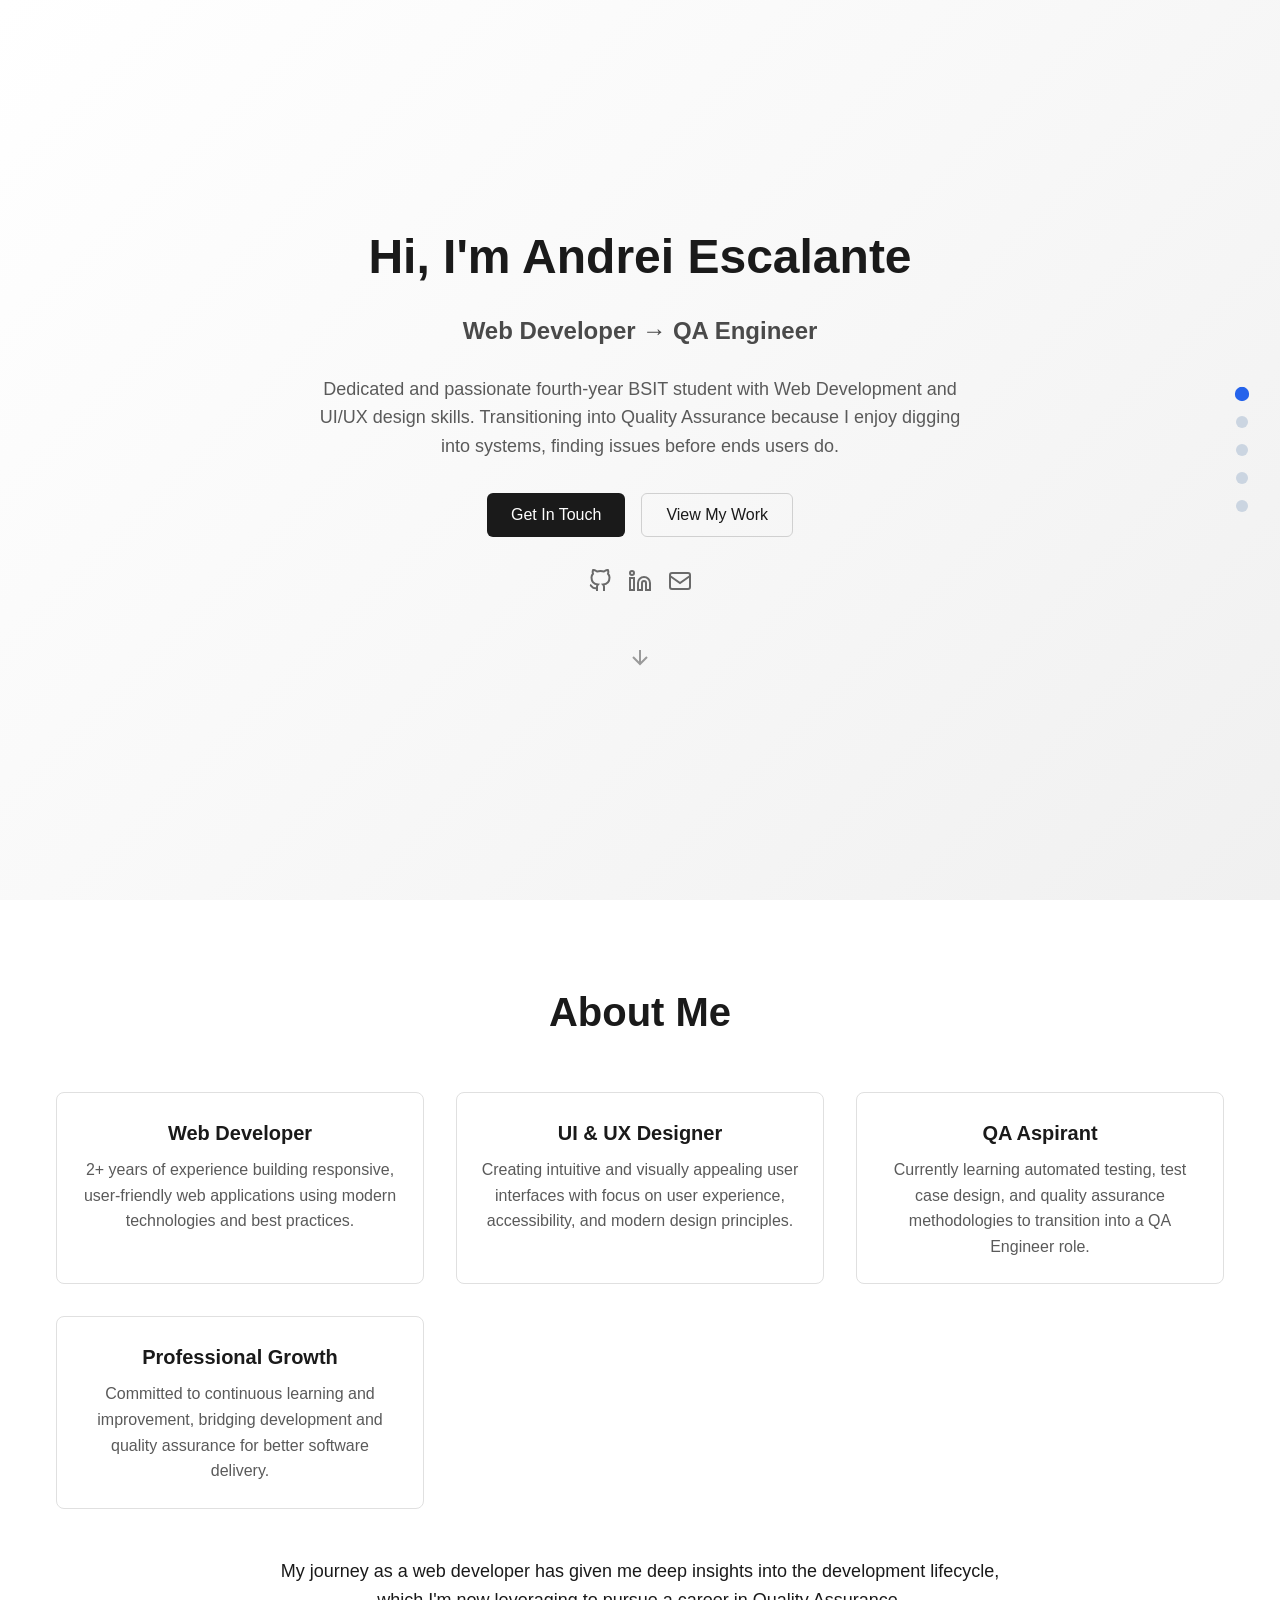
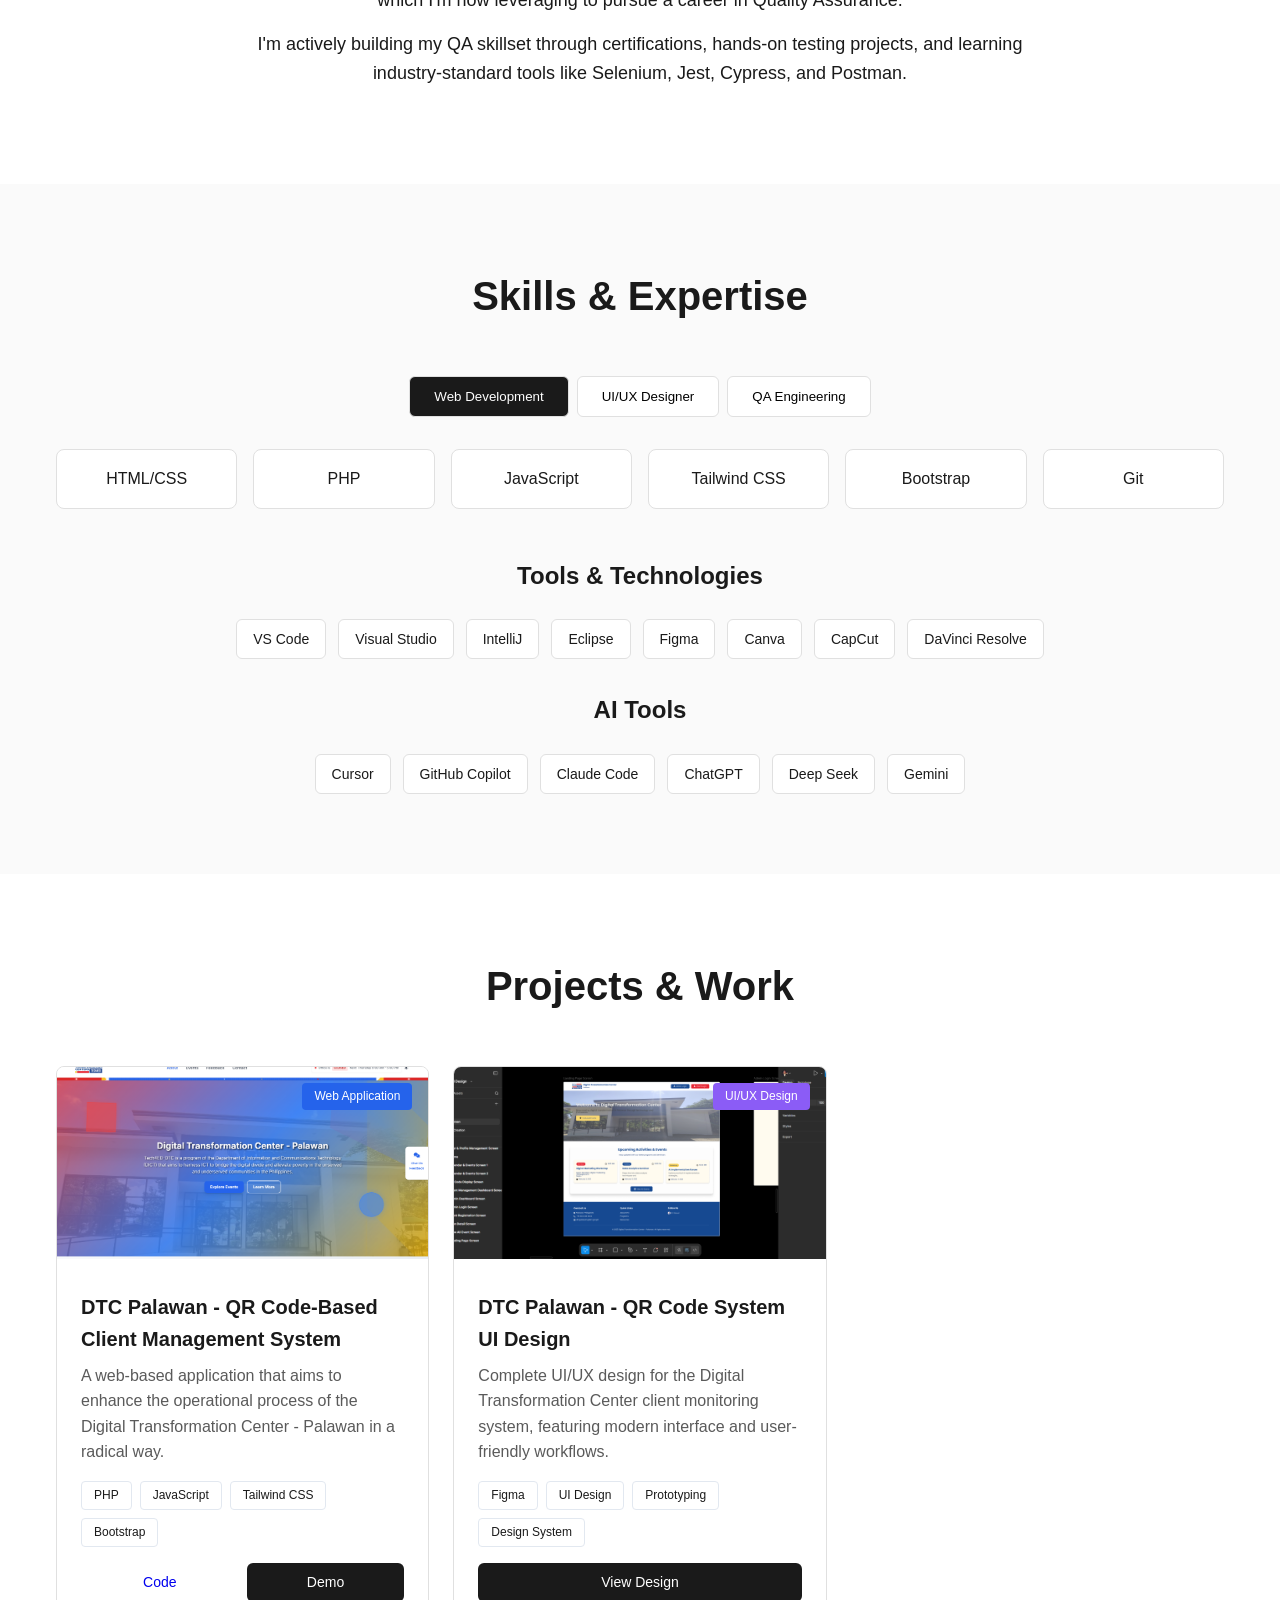
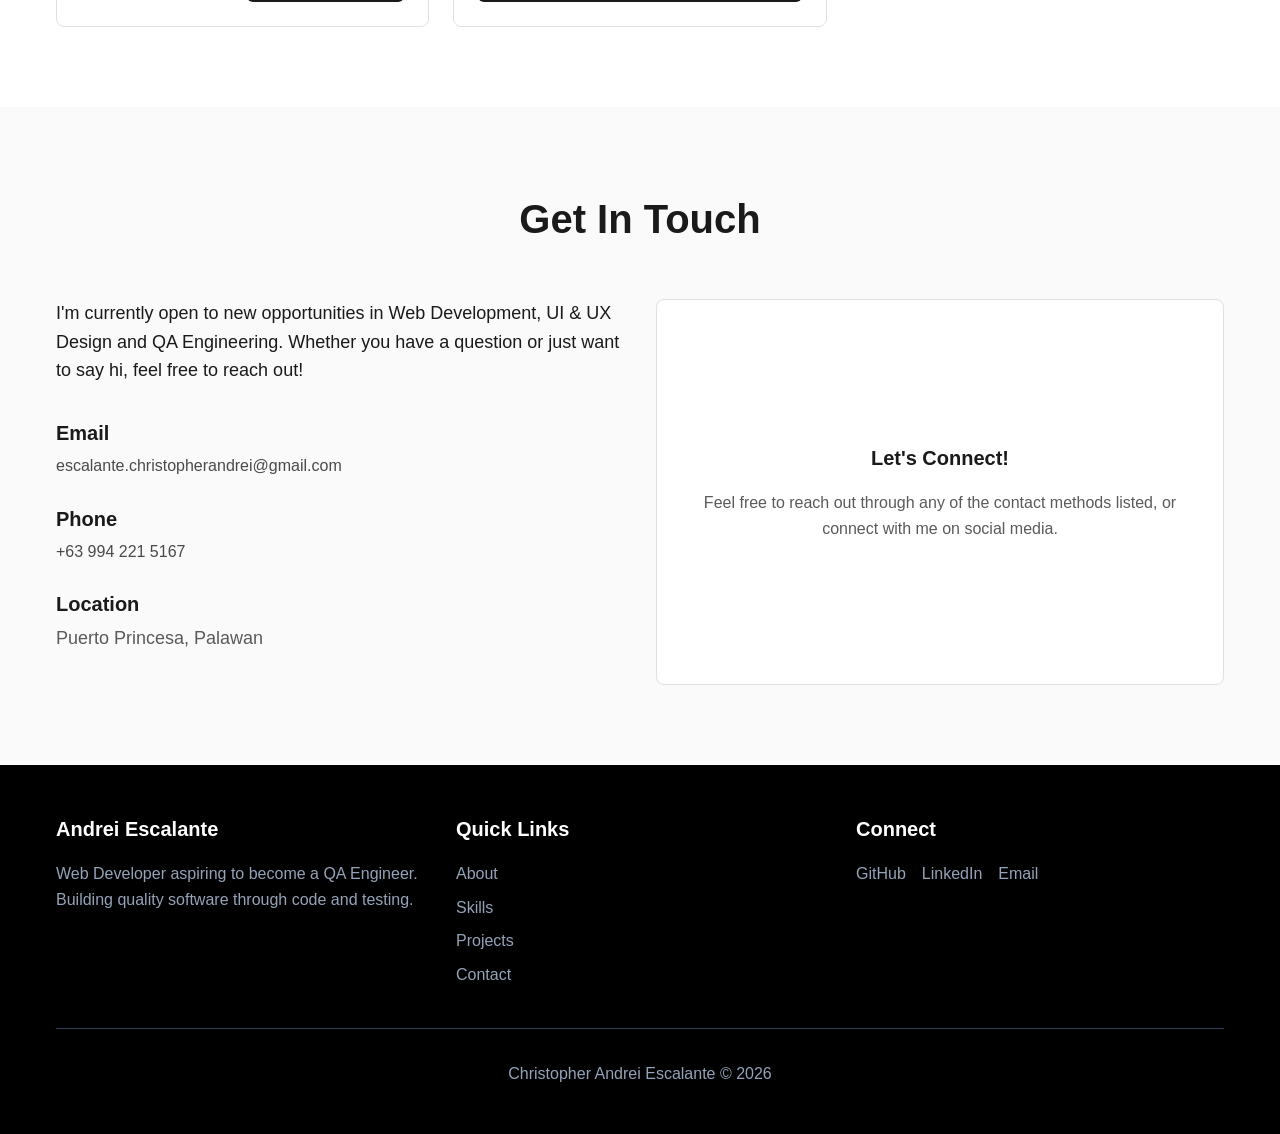
<file: index.html>
<!DOCTYPE html>
<html lang="en">
<head>
    <meta charset="UTF-8">
    <meta name="viewport" content="width=device-width, initial-scale=1.0">
    <title>Andrei Escalante - Web Portfiolio</title>
    <link rel="stylesheet" href="styles.css">
</head>
<body>
    <nav class="side-nav">
        <a href="#hero" class="nav-dot active" aria-label="Home">
            <span class="nav-label">Home</span>
        </a>
        <a href="#about" class="nav-dot" aria-label="About">
            <span class="nav-label">About</span>
        </a>
        <a href="#skills" class="nav-dot" aria-label="Skills">
            <span class="nav-label">Skills</span>
        </a>
        <a href="#projects" class="nav-dot" aria-label="Projects">
            <span class="nav-label">Projects</span>
        </a>
        <a href="#contact" class="nav-dot" aria-label="Contact">
            <span class="nav-label">Contact</span>
        </a>
    </nav>
    <section id="hero">
        <div class="container">
            <h1>Hi, I'm <span class="highlight">Andrei Escalante</span></h1>
            <h2>Web Developer → QA Engineer</h2>
            <p>Dedicated and passionate fourth-year BSIT student with Web Development and UI/UX design skills. Transitioning into Quality Assurance because I enjoy digging into systems, finding issues before ends users do. </p>
            <div class="hero-buttons">
                <button class="btn btn-primary" onclick="scrollToSection('contact')">Get In Touch</button>
                <button class="btn btn-outline" onclick="scrollToSection('projects')">View My Work</button>
            </div>
            <div class="social-icons">
                <a href="https://github.com/Dreinosaurus" target="_blank" aria-label="GitHub">
                    <svg width="24" height="24" viewBox="0 0 24 24" fill="none" stroke="currentColor" stroke-width="2">
                        <path d="M9 19c-5 1.5-5-2.5-7-3m14 6v-3.87a3.37 3.37 0 0 0-.94-2.61c3.14-.35 6.44-1.54 6.44-7A5.44 5.44 0 0 0 20 4.77 5.07 5.07 0 0 0 19.91 1S18.73.65 16 2.48a13.38 13.38 0 0 0-7 0C6.27.65 5.09 1 5.09 1A5.07 5.07 0 0 0 5 4.77a5.44 5.44 0 0 0-1.5 3.78c0 5.42 3.3 6.61 6.44 7A3.37 3.37 0 0 0 9 18.13V22"/>
                    </svg>
                </a>
                <a href="https://www.linkedin.com/in/escalante-andrei/" target="_blank" aria-label="LinkedIn">
                    <svg width="24" height="24" viewBox="0 0 24 24" fill="none" stroke="currentColor" stroke-width="2">
                        <path d="M16 8a6 6 0 0 1 6 6v7h-4v-7a2 2 0 0 0-2-2 2 2 0 0 0-2 2v7h-4v-7a6 6 0 0 1 6-6z"/>
                        <rect x="2" y="9" width="4" height="12"/>
                        <circle cx="4" cy="4" r="2"/>
                    </svg>
                </a>
                <a href="mailto:escalante.christopherandrei@gmail.com" aria-label="Email">
                    <svg width="24" height="24" viewBox="0 0 24 24" fill="none" stroke="currentColor" stroke-width="2">
                        <rect x="2" y="4" width="20" height="16" rx="2"/>
                        <path d="m2 7 10 7 10-7"/>
                    </svg>
                </a>
            </div>
            <button class="scroll-arrow" onclick="scrollToSection('about')" aria-label="Scroll to next section">
                <svg width="24" height="24" viewBox="0 0 24 24" fill="none" stroke="currentColor" stroke-width="2">
                    <line x1="12" y1="5" x2="12" y2="19"/>
                    <polyline points="19 12 12 19 5 12"/>
                </svg>
            </button>
        </div>
    </section>

    <section id="about">
        <div class="container">
            <h2 class="scroll-reveal">About Me</h2>
            <div class="cards">
                <div class="card scroll-reveal">
                    <h3>Web Developer</h3>
                    <p>2+ years of experience building responsive, user-friendly web applications using modern technologies and best practices.</p>
                </div>
                <div class="card scroll-reveal">
                    <h3>UI & UX Designer</h3>
                    <p>Creating intuitive and visually appealing user interfaces with focus on user experience, accessibility, and modern design principles.</p>
                </div>
                <div class="card scroll-reveal">
                    <h3>QA Aspirant</h3>
                    <p>Currently learning automated testing, test case design, and quality assurance methodologies to transition into a QA Engineer role.</p>
                </div>
                <div class="card scroll-reveal">
                    <h3>Professional Growth</h3>
                    <p>Committed to continuous learning and improvement, bridging development and quality assurance for better software delivery.</p>
                </div>
            </div>
            <div class="about-text scroll-reveal">
                <p>My journey as a web developer has given me deep insights into the development lifecycle, which I'm now leveraging to pursue a career in Quality Assurance.</p>
                <p>I'm actively building my QA skillset through certifications, hands-on testing projects, and learning industry-standard tools like Selenium, Jest, Cypress, and Postman.</p>
            </div>
        </div>
    </section>

    <section id="skills">
        <div class="container">
            <h2 class="scroll-reveal">Skills & Expertise</h2>
            <div class="tabs">
                <button class="tab active" onclick="switchTab('webdev')">Web Development</button>
                <button class="tab" onclick="switchTab('uiux')">UI/UX Designer</button>
                <button class="tab" onclick="switchTab('qa')">QA Engineering</button>
            </div>
            <div class="tab-content active" id="webdev">
                <div class="skills-grid">
                    <div class="skill">HTML/CSS</div>
                    <div class="skill">PHP</div>
                    <div class="skill">JavaScript</div>
                    <div class="skill">Tailwind CSS</div>
                    <div class="skill">Bootstrap</div>
                    <div class="skill">Git</div>
                </div>
            </div>
            <div class="tab-content" id="uiux">
                <div class="skills-grid">
                    <div class="skill">Figma</div>
                    <div class="skill">Wireframing</div>
                    <div class="skill">Prototyping</div>
                    <div class="skill">User Research</div>
                    <div class="skill">Design Systems</div>
                    <div class="skill">Responsive Design</div>
                    <div class="skill">Accessibility</div>
                </div>
            </div>
            <div class="tab-content" id="qa">
                <p class="note"><strong>Currently Learning:</strong> These QA skills are being actively developed through coursework, certifications, and hands-on projects.</p>
                <div class="skills-grid">
                    <div class="skill">Manual Testing</div>
                </div>
            </div>
            <h3>Tools & Technologies</h3>
            <div class="badges">
                <span>VS Code</span><span>Visual Studio</span><span>IntelliJ</span><span>Eclipse</span>
                <span>Figma</span><span>Canva</span><span>CapCut</span><span>DaVinci Resolve</span>
            </div>
            <h3>AI Tools</h3>
            <div class="badges">
                <span>Cursor</span> <span>GitHub Copilot</span><span>Claude Code</span><span>ChatGPT</span><span>Deep Seek</span><span>Gemini</span>
            </div>
        </div>
    </section>

    <section id="projects">
        <div class="container">
            <h2 class="scroll-reveal">Projects & Work</h2>
            <div class="projects-grid">
                <div class="project scroll-reveal">
                    <img src="assets\QR Code Based Client Monitoring System.png" alt="Client Management System">
                    <span class="badge dev">Web Application</span>
                    <h3>DTC Palawan - QR Code-Based Client Management System</h3>
                    <p>A web-based application that aims to enhance the operational process of the Digital Transformation Center - Palawan in a radical way.</p>
                    <div class="tags">
                        <span>PHP</span><span>JavaScript</span><span>Tailwind CSS</span><span>Bootstrap</span>
                    </div>
                    <div class="links">
                        <a href="to be followed up" class="btn btn-small">Code</a>
                        <a href="https://dtc-palawan.site/" class="btn btn-primary-small" target="_blank">Demo</a>
                    </div>
                </div>

                <div class="project scroll-reveal">
                    <img src="assets\DTC UI DESIGN.png" alt="DTC Palawan UI Design">
                    <span class="badge design">UI/UX Design</span>
                    <h3>DTC Palawan - QR Code System UI Design</h3>
                    <p>Complete UI/UX design for the Digital Transformation Center client monitoring system, featuring modern interface and user-friendly workflows.</p>
                    <div class="tags">
                        <span>Figma</span><span>UI Design</span><span>Prototyping</span><span>Design System</span>
                    </div>
                    <div class="links">
                        <a href="#To Be Followed" class="btn btn-primary-small">View Design</a>
                    </div>
                </div>

            </div>
        </div>
    </section>

    <section id="contact">
        <div class="container">
            <h2 class="scroll-reveal">Get In Touch</h2>
            <div class="contact-grid scroll-reveal">
                <div>
                    <p>I'm currently open to new opportunities in Web Development, UI & UX Design and QA Engineering. Whether you have a question or just want to say hi, feel free to reach out!</p>
                    <div class="contact-info">
                        <div>
                            <h3>Email</h3>
                            <a href="mailto:escalante.christopherandrei@gmail.com">escalante.christopherandrei@gmail.com</a>
                        </div>
                        <div>
                            <h3>Phone</h3>
                            <a href="tel:+639942215167">+63 994 221 5167</a>
                        </div>
                        <div>
                            <h3>Location</h3>
                            <p>Puerto Princesa, Palawan</p>
                        </div>
                    </div>
                </div>
                <div class="contact-placeholder">
                    <div class="placeholder-content">
                        <h3>Let's Connect!</h3>
                        <p>Feel free to reach out through any of the contact methods listed, or connect with me on social media.</p>
                    </div>
                </div>
            </div>
        </div>
    </section>

    <footer>
        <div class="container">
            <div class="footer-grid">
                <div>
                    <h3>Andrei Escalante</h3>
                    <p>Web Developer aspiring to become a QA Engineer. Building quality software through code and testing.</p>
                </div>
                <div>
                    <h3>Quick Links</h3>
                    <a href="#about">About</a>
                    <a href="#skills">Skills</a>
                    <a href="#projects">Projects</a>
                    <a href="#contact">Contact</a>
                </div>
                <div>
                    <h3>Connect</h3>
                    <div class="social">
                        <a href="https://github.com/Dreinosaurus" target="_blank">GitHub</a>
                        <a href="https://www.linkedin.com/in/escalante-andrei/" target="_blank">LinkedIn</a>
                        <a href="mailto:escalante.christopherandrei@gmail.com" target="_blank">Email</a>
                    </div>
                </div>
            </div>
            <p class="copyright">Christopher Andrei Escalante © <span id="year"></span></p>
        </div>
    </footer>

    <script src="script.js"></script>
</body>
</html>
</file>
<file: styles.css>
* {
    margin: 0;
    padding: 0;
    box-sizing: border-box;
}

/* Scroll Reveal Animation */
.scroll-reveal {
    opacity: 0;
    transform: translateY(30px);
    transition: opacity 0.6s ease, transform 0.6s ease;
}

.scroll-reveal.fade-in {
    opacity: 1;
    transform: translateY(0);
}

body {
    font-family: -apple-system, BlinkMacSystemFont, 'Segoe UI', sans-serif;
    line-height: 1.6;
    color: #1A1A1A;
    scroll-behavior: smooth;
}

/* Side Navigation */
.side-nav {
    position: fixed;
    right: 2rem;
    top: 50%;
    transform: translateY(-50%);
    z-index: 1000;
    display: flex;
    flex-direction: column;
    gap: 1rem;
}

.nav-dot {
    position: relative;
    width: 12px;
    height: 12px;
    border-radius: 50%;
    background: #CBD5E1;
    border: 2px solid transparent;
    transition: all 0.3s;
    cursor: pointer;
}

.nav-dot:hover,
.nav-dot.active {
    background: #2563EB;
    transform: scale(1.2);
}

.nav-label {
    position: absolute;
    right: 25px;
    top: 50%;
    transform: translateY(-50%);
    background: #1A1A1A;
    color: white;
    padding: 0.25rem 0.75rem;
    border-radius: 0.25rem;
    font-size: 0.875rem;
    white-space: nowrap;
    opacity: 0;
    pointer-events: none;
    transition: opacity 0.3s;
}

.nav-dot:hover .nav-label {
    opacity: 1;
}

@media (max-width: 768px) {
    .side-nav {
        right: 1rem;
    }
    
    .nav-label {
        display: none;
    }
}

.container {
    max-width: 1200px;
    margin: 0 auto;
    padding: 0 1rem;
}

section {
    padding: 5rem 1rem;
}

h1 { font-size: 3rem; }
h2 { font-size: 2.5rem; text-align: center; margin-bottom: 3rem; }
h3 { font-size: 1.25rem; margin-bottom: 0.5rem; }

/* Hero */
#hero {
    min-height: 100vh;
    display: flex;
    align-items: center;
    background: linear-gradient(135deg, #FFFFFF 0%, #F8F8F8 50%, #F0F0F0 100%);
    text-align: center;
}

#hero h1 { margin-bottom: 1rem; }
#hero h2 { font-size: 1.5rem; color: #4A4A4A; margin-bottom: 1.5rem; }
#hero p { font-size: 1.125rem; color: #5A5A5A; max-width: 42rem; margin: 0 auto 2rem; }

.highlight { color: #1A1A1A; }

.hero-buttons {
    display: flex;
    gap: 1rem;
    justify-content: center;
}

/* Buttons */
.btn {
    padding: 0.75rem 1.5rem;
    border: none;
    border-radius: 0.375rem;
    font-size: 1rem;
    cursor: pointer;
    transition: all 0.3s;
    text-decoration: none;
    display: inline-block;
}

.btn-primary {
    background: #1A1A1A;
    color: white;
}

.btn-primary:hover { background: #2D2D2D; }

.btn-outline {
    background: transparent;
    border: 1px solid #D0D0D0;
    color: #1A1A1A;
}

.btn-outline:hover { background: #F8F8F8; }

.btn-small, .btn-primary-small {
    padding: 0.5rem 1rem;
    font-size: 0.875rem;
}

.btn-primary-small {
    background: #1A1A1A;
    color: white;
}

.btn-primary-small:hover { background: #2D2D2D; }

/* Social Icons */
.social-icons {
    display: flex;
    gap: 1rem;
    justify-content: center;
    margin: 2rem 0;
}

.social-icons a {
    color: #6A6A6A;
    transition: color 0.3s;
}

.social-icons a:hover {
    color: #1A1A1A;
}

/* Scroll Arrow */
.scroll-arrow {
    display: inline-flex;
    align-items: center;
    justify-content: center;
    width: 3rem;
    height: 3rem;
    border: none;
    background: transparent;
    color: #9A9A9A;
    cursor: pointer;
    transition: all 0.3s;
    animation: bounce 2s infinite;
}

.scroll-arrow:hover {
    color: #4A4A4A;
    animation: none;
}

.scroll-arrow svg {
    transition: transform 0.3s;
}

.scroll-arrow:hover svg {
    transform: translateY(2px);
}

@keyframes bounce {
    0%, 20%, 50%, 80%, 100% {
        transform: translateY(0);
    }
    40% {
        transform: translateY(-10px);
    }
    60% {
        transform: translateY(-5px);
    }
}

/* About */
#about { background: #FFFFFF; }

.cards {
    display: grid;
    grid-template-columns: repeat(auto-fit, minmax(280px, 1fr));
    gap: 2rem;
    margin-bottom: 3rem;
}

.card {
    background: #FFFFFF;
    border: 1px solid #E0E0E0;
    border-radius: 0.5rem;
    padding: 1.5rem;
    text-align: center;
    transition: box-shadow 0.3s;
}

.card:hover { box-shadow: 0 10px 15px -3px rgba(0,0,0,0.1); }
.card p { color: #5A5A5A; }

.about-text {
    max-width: 48rem;
    margin: 0 auto;
    text-align: center;
}

.about-text p {
    font-size: 1.125rem;
    margin-bottom: 1rem;
}

/* Skills */
#skills { background: #FAFAFA; }

.tabs {
    display: flex;
    gap: 0.5rem;
    justify-content: center;
    margin-bottom: 2rem;
}

.tab {
    padding: 0.75rem 1.5rem;
    background: #FFFFFF;
    border: 1px solid #E0E0E0;
    border-radius: 0.375rem;
    cursor: pointer;
    transition: all 0.3s;
}

.tab.active {
    background: #1A1A1A;
    color: white;
}

.tab-content { display: none; }
.tab-content.active { display: block; }

.note {
    background: #F5F5F5;
    border: 1px solid #D0D0D0;
    border-radius: 0.5rem;
    padding: 1rem;
    margin-bottom: 1.5rem;
    color: #2A2A2A;
    font-size: 0.875rem;
}

.skills-grid {
    display: grid;
    grid-template-columns: repeat(auto-fill, minmax(180px, 1fr));
    gap: 1rem;
    margin-bottom: 3rem;
}

.skill {
    background: #FFFFFF;
    border: 1px solid #E0E0E0;
    border-radius: 0.5rem;
    padding: 1rem;
    text-align: center;
    transition: box-shadow 0.3s;
}

.skill:hover { box-shadow: 0 1px 3px rgba(0,0,0,0.1); }

#skills h3 {
    text-align: center;
    font-size: 1.5rem;
    margin: 2rem 0 1.5rem;
}

.badges {
    display: flex;
    flex-wrap: wrap;
    gap: 0.75rem;
    justify-content: center;
}

.badges span {
    padding: 0.5rem 1rem;
    background: #FFFFFF;
    border: 1px solid #E0E0E0;
    border-radius: 0.375rem;
    font-size: 0.875rem;
}

/* Projects */
#projects { background: #FFFFFF; }

.projects-grid {
    display: grid;
    grid-template-columns: repeat(auto-fill, minmax(320px, 1fr));
    gap: 1.5rem;
}

.project {
    background: #FFFFFF;
    border: 1px solid #E0E0E0;
    border-radius: 0.5rem;
    overflow: hidden;
    transition: box-shadow 0.3s;
    position: relative;
}

.project:hover { box-shadow: 0 20px 25px -5px rgba(0,0,0,0.1); }

.project img {
    width: 100%;
    height: 12rem;
    object-fit: cover;
}

.project .badge {
    position: absolute;
    top: 1rem;
    right: 1rem;
    padding: 0.25rem 0.75rem;
    border-radius: 0.25rem;
    font-size: 0.75rem;
    color: white;
}

.badge.dev { background: #2563EB; }
.badge.qa { background: #64748B; }
.badge.design { background: #8B5CF6; }

.project h3, .project p { padding: 0 1.5rem; }
.project h3 { padding-top: 1.5rem; }
.project p { color: #5A5A5A; margin-bottom: 1rem; }

.tags {
    display: flex;
    flex-wrap: wrap;
    gap: 0.5rem;
    padding: 0 1.5rem;
    margin-bottom: 1rem;
}

.tags span {
    padding: 0.25rem 0.75rem;
    border: 1px solid #E2E8F0;
    border-radius: 0.25rem;
    font-size: 0.75rem;
}

.links {
    display: flex;
    gap: 0.5rem;
    padding: 0 1.5rem 1.5rem;
}

.links .btn { flex: 1; text-align: center; }

/* Contact */
#contact { background: #FAFAFA; }

.contact-grid {
    display: grid;
    grid-template-columns: 1fr 1fr;
    gap: 2rem;
}

.contact-grid > div:first-child p {
    font-size: 1.125rem;
    margin-bottom: 2rem;
}

.contact-info {
    display: flex;
    flex-direction: column;
    gap: 1.5rem;
}

.contact-info h3 { margin-bottom: 0.25rem; }

.contact-info a {
    color: #4A4A4A;
    text-decoration: none;
}

.contact-info a:hover { color: #1A1A1A; }
.contact-info p { color: #5A5A5A; }

.contact-placeholder {
    background: #FFFFFF;
    border: 1px solid #E0E0E0;
    border-radius: 0.5rem;
    padding: 2rem;
    display: flex;
    align-items: center;
    justify-content: center;
}

.placeholder-content {
    text-align: center;
}

.placeholder-content h3 {
    margin-bottom: 1rem;
    color: #1A1A1A;
}

.placeholder-content p {
    color: #5A5A5A;
    line-height: 1.6;
}

textarea { resize: vertical; }

/* Footer */
footer {
    background: #000;
    color: white;
    padding: 3rem 1rem;
}

.footer-grid {
    display: grid;
    grid-template-columns: repeat(auto-fit, minmax(250px, 1fr));
    gap: 2rem;
    margin-bottom: 2rem;
}

.footer-grid h3 { margin-bottom: 1rem; }
.footer-grid p, .footer-grid a { color: #94A3B8; }
.footer-grid a {
    text-decoration: none;
    display: block;
    margin-bottom: 0.5rem;
}

.footer-grid a:hover { color: white; }

.social {
    display: flex;
    gap: 1rem;
}

.copyright {
    border-top: 1px solid #334155;
    padding-top: 2rem;
    text-align: center;
    color: #94A3B8;
}

/* Responsive */
@media (max-width: 768px) {
    h1 { font-size: 2rem; }
    h2 { font-size: 2rem; }
    #hero h2 { font-size: 1.25rem; }
    .hero-buttons { flex-direction: column; }
    .contact-grid { grid-template-columns: 1fr; }
    .skills-grid { grid-template-columns: repeat(auto-fill, minmax(150px, 1fr)); }
}
</file>
